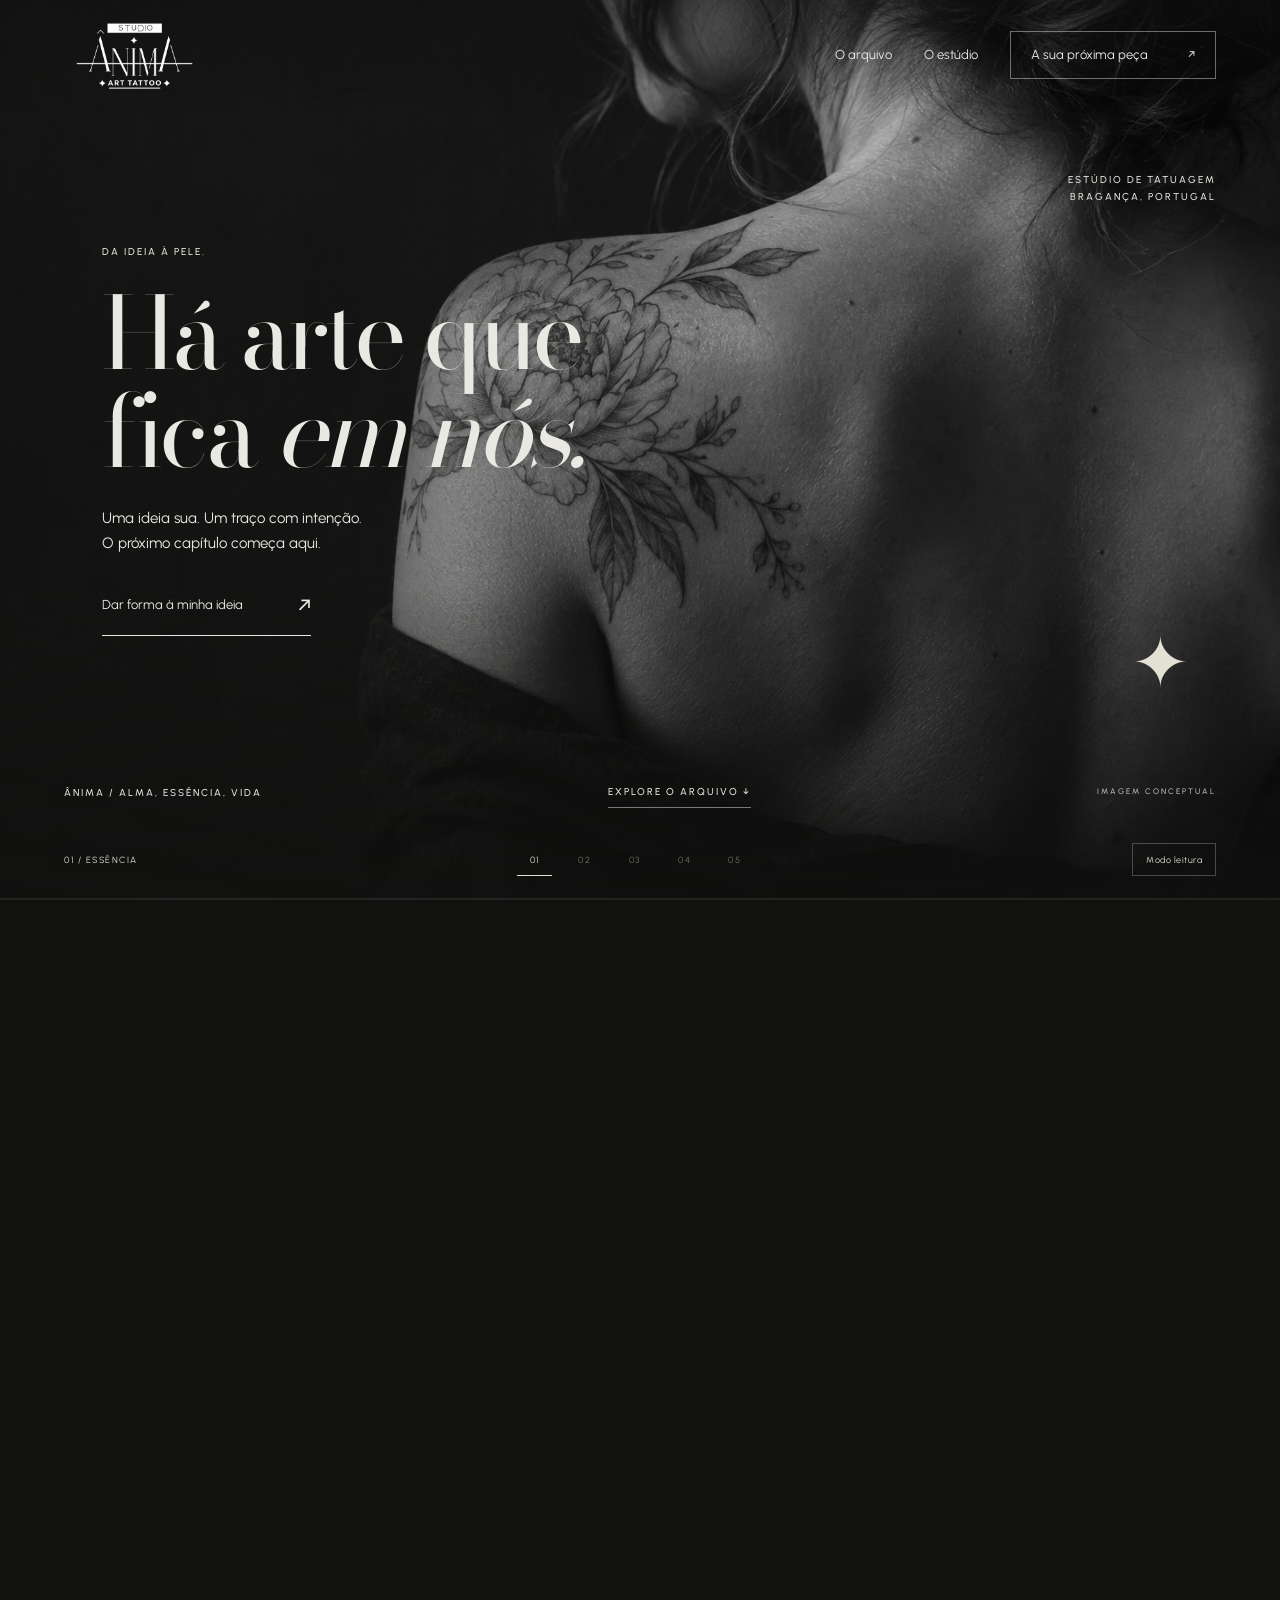
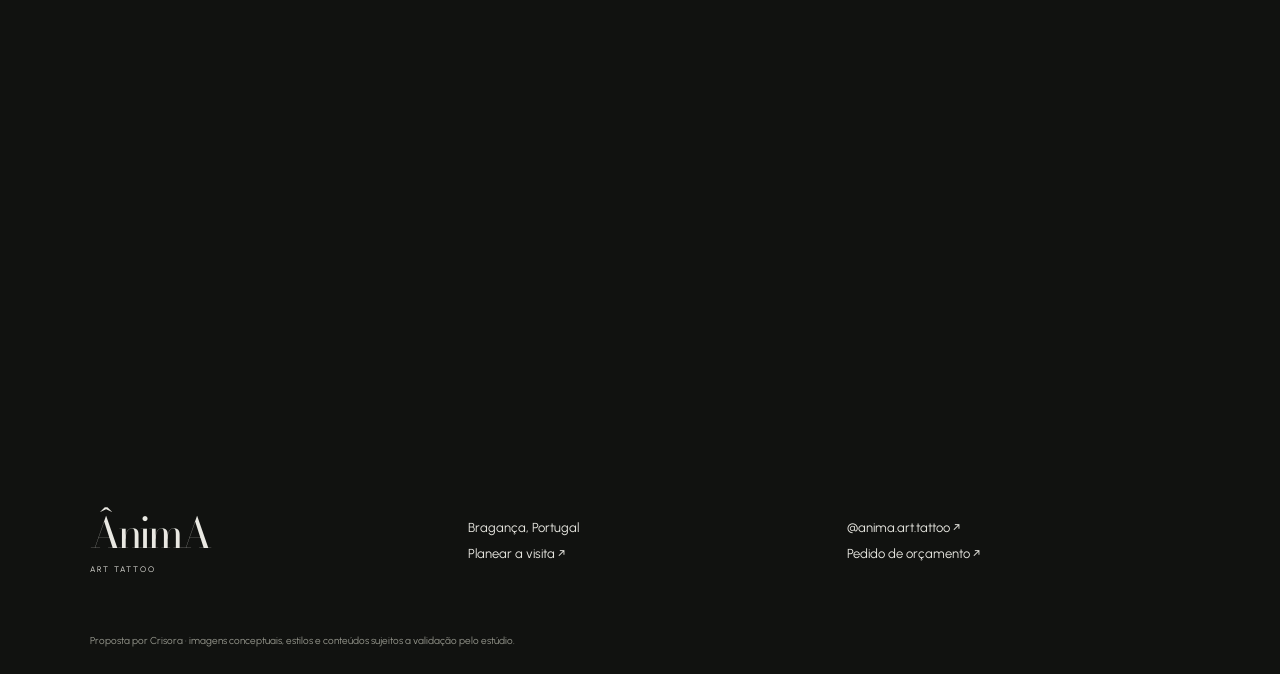
<file: index.html>
<!doctype html><html lang="pt-PT"><head><meta charset="utf-8"><meta name="viewport" content="width=device-width,initial-scale=1"><meta name="description" content="ÂnimA Art Tattoo, Bragança. Explore linguagens de tatuagem e prepare a sua ideia para um pedido de orçamento."><meta name="robots" content="noindex"><title>ÂnimA — Arte que passa a fazer parte.</title><link rel="stylesheet" href="style.css?v=20261028-2"><link rel="stylesheet" href="experience.css?v=20261028-2"></head><body><a class="skip" href="#conteudo">Saltar para o conteúdo</a><main id="conteudo"><div class="experience-track" id="experience"><div class="experience-stage"><header class="header"><a class="brand" href="index.html" aria-label="ÂnimA Art Tattoo — início"><img src="assets/logo-recovered.webp" alt="Studio ÂnimA Art Tattoo"></a><nav aria-label="Principal"><a href="#arquivo">O arquivo</a><a href="#universo">O estúdio</a><a href="pedido.html" class="nav-cta">A sua próxima peça <span>↗</span></a></nav></header><section class="hero-stage cinema-scene hero-scene" id="inicio" aria-labelledby="hero-title"><div class="hero-image"><img src="assets/hero.webp" fetchpriority="high" alt="Composição ilustrativa de tatuagem botânica no ombro"></div><div class="hero-veil"></div><p class="hero-index micro">ESTÚDIO DE TATUAGEM<br>BRAGANÇA, PORTUGAL</p><div class="hero-copy"><p class="micro">DA IDEIA À PELE.</p><h1 id="hero-title">Há arte que<br>fica <em>em nós.</em></h1><p class="hero-description">Uma ideia sua. Um traço com intenção.<br>O próximo capítulo começa aqui.</p><a class="light-link" href="pedido.html">Dar forma à minha ideia <span>↗</span></a></div><div class="hero-footer"><span class="micro">ÂNIMA / ALMA, ESSÊNCIA, VIDA</span><a href="#arquivo" class="micro">EXPLORE O ARQUIVO ↓</a><span class="micro image-credit">IMAGEM CONCEPTUAL</span></div><span class="hero-star" aria-hidden="true">✦</span><div class="hero-progress" aria-hidden="true"></div></section><section class="archive section cinema-scene" id="arquivo" aria-labelledby="archive-title"><div class="section-top"><p class="micro">01 / O ARQUIVO VISUAL</p><p class="micro">UMA LINGUAGEM. INFINITAS IDEIAS.</p></div><div class="archive-heading"><h2 id="archive-title">O que fala<br><em>por si?</em></h2><div><p>O primeiro passo pode ser um detalhe.<br>Explore uma linguagem, guarde uma referência<br>e conte-nos o que imagina.</p><p class="demo-label">Seleção conceptual · imagens geradas para esta proposta.<br>O portefólio real do estúdio será integrado na versão final.</p></div></div><div class="filters" role="group" aria-label="Filtrar referências"><button aria-pressed="true" data-filter="all">Todas <small>03</small></button><button aria-pressed="false" data-filter="fine">Traço fino</button><button aria-pressed="false" data-filter="black">Blackwork</button><button aria-pressed="false" data-filter="ornamental">Ornamental</button><span class="filter-count" aria-live="polite">3 referências</span></div><div class="gallery-origin" aria-hidden="true"></div><div class="gallery"><div class="gallery-rail"><button class="work" data-style="fine" data-work="0" aria-label="Explorar referência botânica em traço fino"><span class="work-number">01</span><div class="work-img"><img src="assets/botanical.webp" loading="lazy" alt="Referência conceptual: flores delicadas no antebraço"><span class="work-open">EXPLORAR ↗</span></div><span class="work-meta"><span>Botânica<br><small>TRAÇO FINO</small></span><span>↗</span></span></button><button class="work" data-style="black" data-work="1" aria-label="Explorar referência de mariposa em blackwork"><span class="work-number">02</span><div class="work-img"><img src="assets/moth.webp" loading="lazy" alt="Referência conceptual: mariposa em tinta preta no braço"><span class="work-open">EXPLORAR ↗</span></div><span class="work-meta"><span>Entre luz e sombra<br><small>BLACKWORK</small></span><span>↗</span></span></button><button class="work" data-style="ornamental" data-work="2" aria-label="Explorar referência ornamental"><span class="work-number">03</span><div class="work-img"><img src="assets/ornamental.webp" loading="lazy" alt="Referência conceptual: ornamento com estrela na perna"><span class="work-open">EXPLORAR ↗</span></div><span class="work-meta"><span>Geometria sensível<br><small>ORNAMENTAL</small></span><span>↗</span></span></button></div></div><div class="archive-bottom"><p>O seu projeto não cabe numa categoria?</p><a class="text-link" href="pedido.html">Comece pela sua ideia ↗</a><a class="text-link" href="https://www.instagram.com/anima.art.tattoo/" target="_blank" rel="noopener">Trabalhos reais no Instagram ↗</a></div></section><section class="manifesto section cinema-scene" id="universo" aria-labelledby="manifesto-title"><div class="manifesto-art"><img src="assets/brand-art-recovered.webp" alt="Ilustração recuperada a partir do destaque original ÂnimA: rosto, coração e traços gestuais" loading="lazy"><p class="micro">ILUSTRAÇÃO RECUPERADA / UNIVERSO ÂNIMA</p></div><div class="manifesto-copy"><p class="micro">02 / O ESTÚDIO</p><h2 id="manifesto-title">A pele é sua.<br>A história <em>também.</em></h2><p>ÂnimA — Art Tattoo, em Bragança. Um nome que aproxima arte e identidade. Aqui, a proposta é começar por aquilo que torna a sua ideia pessoal: o significado, o desenho e o lugar que vai ocupar.</p><p>Traga uma referência ou apenas um ponto de partida. O pedido ajuda a reunir os detalhes para conversar com o estúdio sobre o projeto.</p><a class="dark-link" href="estudio.html">Entrar no universo ÂnimA <span>↗</span></a></div></section><section class="process section cinema-scene" id="processo"><div class="section-top"><p class="micro">03 / ANTES DO PRIMEIRO TRAÇO</p><span class="micro">MENOS IDAS E VOLTAS. MAIS CONTEXTO.</span></div><h2>Uma boa peça começa<br>com uma <em>boa conversa.</em></h2><div class="process-list"><article data-scroll-reveal><span>01</span><div><h3>A ideia</h3><p>Um símbolo, uma memória ou uma composição. Explique o que procura e indique referências que ajudem a visualizar.</p></div><span class="process-symbol" aria-hidden="true">✧</span></article><article data-scroll-reveal><span>02</span><div><h3>O corpo e a escala</h3><p>A zona do corpo e o tamanho em centímetros dão contexto ao desenho, à composição e à avaliação do trabalho.</p></div><span class="process-symbol" aria-hidden="true">⌖</span></article><article data-scroll-reveal><span>03</span><div><h3>A conversa com o estúdio</h3><p>Envie o resumo para confirmar possibilidades, orçamento e disponibilidade. O pedido não reserva uma sessão.</p></div><a href="pedido.html" class="circle-link" aria-label="Preparar pedido de orçamento">↗</a></article></div></section><section class="invitation section cinema-scene" id="contacto"><p class="micro">04 / O SEU PRÓXIMO CAPÍTULO</p><h2>Já tem uma ideia<br><em>debaixo da pele?</em></h2><a class="large-cta" href="pedido.html">Vamos dar-lhe forma <span>↗</span></a><p>Prepare o seu pedido em poucos passos.<br>A decisão final fica entre si e o estúdio.</p><span class="invitation-star" aria-hidden="true">✦</span></section><div class="experience-controls"><span class="chapter-name">01 / ESSÊNCIA</span><nav aria-label="Capítulos"><a href="#inicio" aria-label="Essência">01</a><a href="#arquivo" aria-label="Arquivo">02</a><a href="#universo" aria-label="Universo">03</a><a href="#processo" aria-label="Processo">04</a><a href="#contacto" aria-label="O seu projeto">05</a></nav><button id="motion-toggle" type="button">Modo leitura</button></div><div class="experience-progress" aria-hidden="true"><span></span></div></div></div></main><footer><a class="brand" href="index.html">ÂnimA<span>ART TATTOO</span></a><div>Bragança, Portugal<br><a href="estudio.html#localizacao">Planear a visita ↗</a></div><div><a href="https://www.instagram.com/anima.art.tattoo/" target="_blank" rel="noopener">@anima.art.tattoo ↗</a><br><a href="pedido.html">Pedido de orçamento ↗</a></div><p class="footer-note">Proposta por Crisora · imagens conceptuais, estilos e conteúdos sujeitos a validação pelo estúdio.</p></footer><dialog id="work-dialog"><button class="dialog-close" aria-label="Fechar detalhe">Fechar ×</button><div class="dialog-layout"><img id="detail-image" alt=""><div><p class="micro">REFERÊNCIA CONCEPTUAL</p><h2 id="detail-title"></h2><p id="detail-copy"></p><p class="demo-label">Imagem gerada para o protótipo. Não representa um trabalho realizado pelo ÂnimA.</p><a class="dark-link" id="detail-cta" href="pedido.html">Partir desta linguagem ↗</a></div></div></dialog><span class="cursor-star" aria-hidden="true">✧</span><script src="experience.js?v=20261028-2"></script><script src="app.js"></script></body></html>
</file>
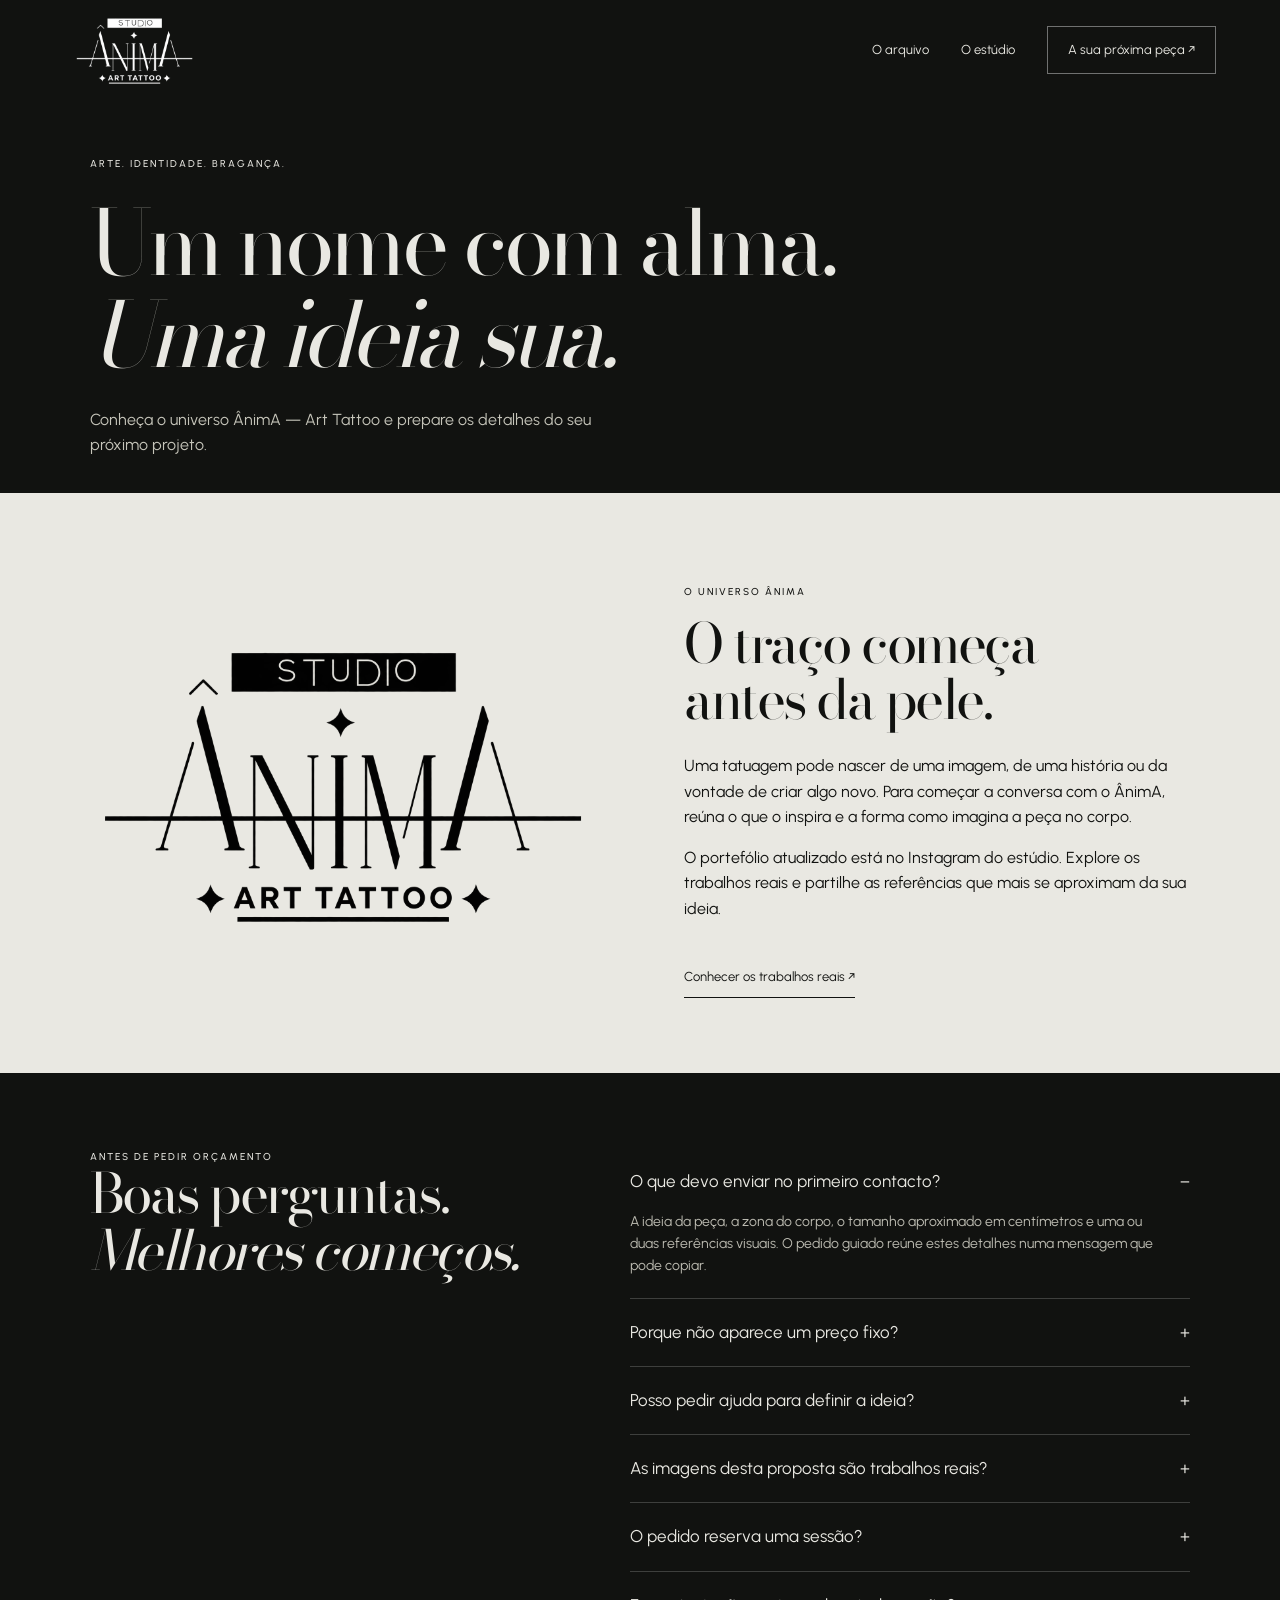
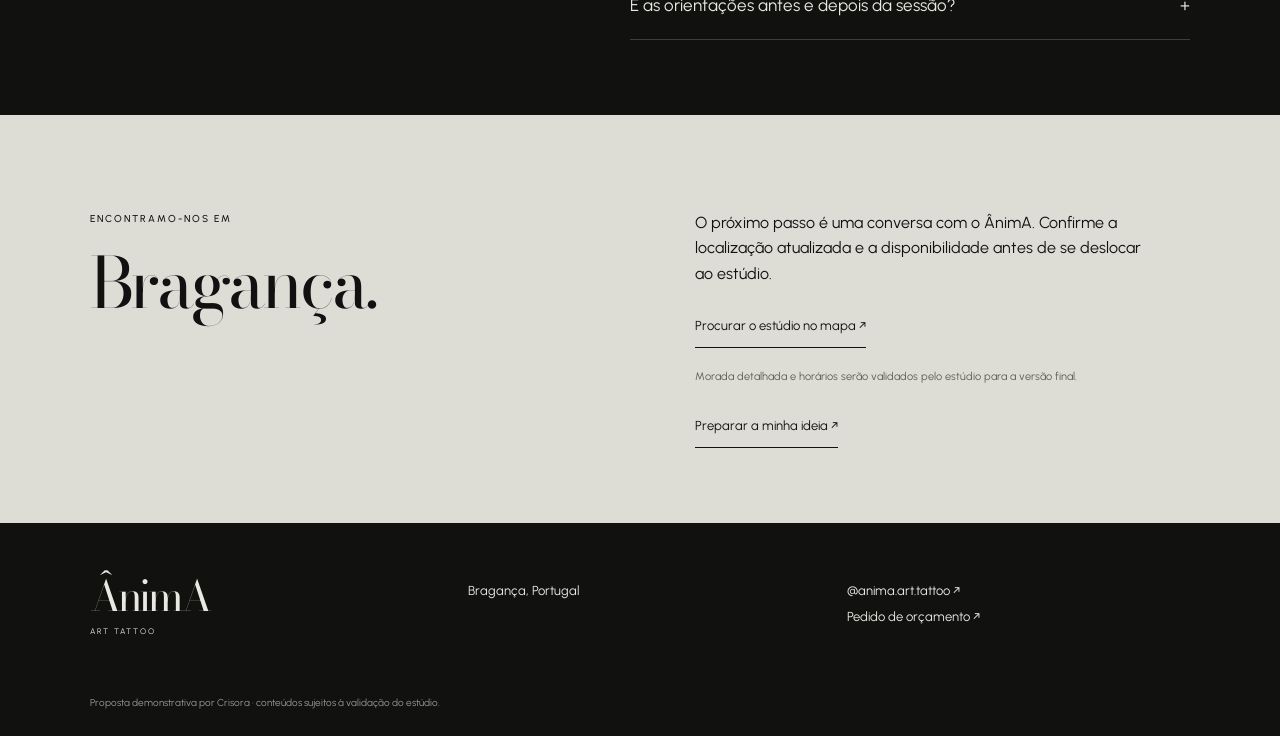
<file: estudio.html>
<!doctype html><html lang="pt-PT"><head><meta charset="utf-8"><meta name="viewport" content="width=device-width,initial-scale=1"><meta name="robots" content="noindex"><title>O estúdio — ÂnimA Art Tattoo · Bragança</title><link rel="stylesheet" href="style.css"></head><body class="inner-page"><a class="skip" href="#conteudo">Saltar para o conteúdo</a><header class="header"><a class="brand logo-brand" href="index.html"><img src="assets/logo-recovered.webp" alt="Studio ÂnimA Art Tattoo"></a><nav aria-label="Principal"><a href="index.html#arquivo">O arquivo</a><a href="estudio.html" aria-current="page">O estúdio</a><a href="pedido.html" class="nav-cta">A sua próxima peça ↗</a></nav></header><main id="conteudo"><div class="page-title"><p class="micro">ARTE. IDENTIDADE. BRAGANÇA.</p><h1>Um nome com alma.<br><em>Uma ideia sua.</em></h1><p>Conheça o universo ÂnimA — Art Tattoo e prepare os detalhes do seu próximo projeto.</p></div><section class="studio-brand section"><img src="assets/logo-recovered.webp" alt="Logo ÂnimA recuperada a partir do original"><div><p class="micro">O UNIVERSO ÂNIMA</p><h2>O traço começa<br>antes da pele.</h2><p>Uma tatuagem pode nascer de uma imagem, de uma história ou da vontade de criar algo novo. Para começar a conversa com o ÂnimA, reúna o que o inspira e a forma como imagina a peça no corpo.</p><p>O portefólio atualizado está no Instagram do estúdio. Explore os trabalhos reais e partilhe as referências que mais se aproximam da sua ideia.</p><a class="dark-link" href="https://www.instagram.com/anima.art.tattoo/" target="_blank" rel="noopener">Conhecer os trabalhos reais ↗</a></div></section><section class="faq section"><div><p class="micro">ANTES DE PEDIR ORÇAMENTO</p><h2>Boas perguntas.<br><em>Melhores começos.</em></h2></div><div><details open><summary>O que devo enviar no primeiro contacto?</summary><p>A ideia da peça, a zona do corpo, o tamanho aproximado em centímetros e uma ou duas referências visuais. O pedido guiado reúne estes detalhes numa mensagem que pode copiar.</p></details><details><summary>Porque não aparece um preço fixo?</summary><p>O desenho, a escala e a zona do corpo dão contexto ao trabalho. O valor e as condições são confirmados diretamente pelo estúdio após avaliar o pedido.</p></details><details><summary>Posso pedir ajuda para definir a ideia?</summary><p>Sim: pode escolher “Ainda estou a explorar” no pedido e explicar o que já sabe. A partir daí, converse com o estúdio sobre as possibilidades.</p></details><details><summary>As imagens desta proposta são trabalhos reais?</summary><p>As fotografias conceptuais da página inicial foram geradas para apresentar a experiência. A logo e a ilustração do destaque foram recuperadas a partir dos materiais fornecidos da marca. A galeria final será preenchida com os trabalhos autorizados do estúdio.</p></details><details><summary>O pedido reserva uma sessão?</summary><p>Não. O formulário prepara uma mensagem para enviar. A disponibilidade, as condições e a marcação são combinadas diretamente com o estúdio.</p></details><details><summary>E as orientações antes e depois da sessão?</summary><p>Peça ao estúdio as suas instruções de preparação e acompanhamento. Confirme também as condições de marcação e qualquer dúvida antes da visita.</p></details></div></section><section class="visit section" id="localizacao"><div><p class="micro">ENCONTRAMO-NOS EM</p><h2>Bragança.</h2></div><div><p>O próximo passo é uma conversa com o ÂnimA. Confirme a localização atualizada e a disponibilidade antes de se deslocar ao estúdio.</p><a class="dark-link" href="https://www.google.com/maps/search/?api=1&query=Anima%20Art%20Tattoo%20Bragan%C3%A7a" target="_blank" rel="noopener">Procurar o estúdio no mapa ↗</a><p class="demo-label">Morada detalhada e horários serão validados pelo estúdio para a versão final.</p><a class="dark-link" href="pedido.html">Preparar a minha ideia ↗</a></div></section></main><footer><a class="brand" href="index.html">ÂnimA<span>ART TATTOO</span></a><div>Bragança, Portugal</div><div><a href="https://www.instagram.com/anima.art.tattoo/" target="_blank" rel="noopener">@anima.art.tattoo ↗</a><br><a href="pedido.html">Pedido de orçamento ↗</a></div><p class="footer-note">Proposta demonstrativa por Crisora · conteúdos sujeitos à validação do estúdio.</p></footer><script src="app.js"></script></body></html>
</file>
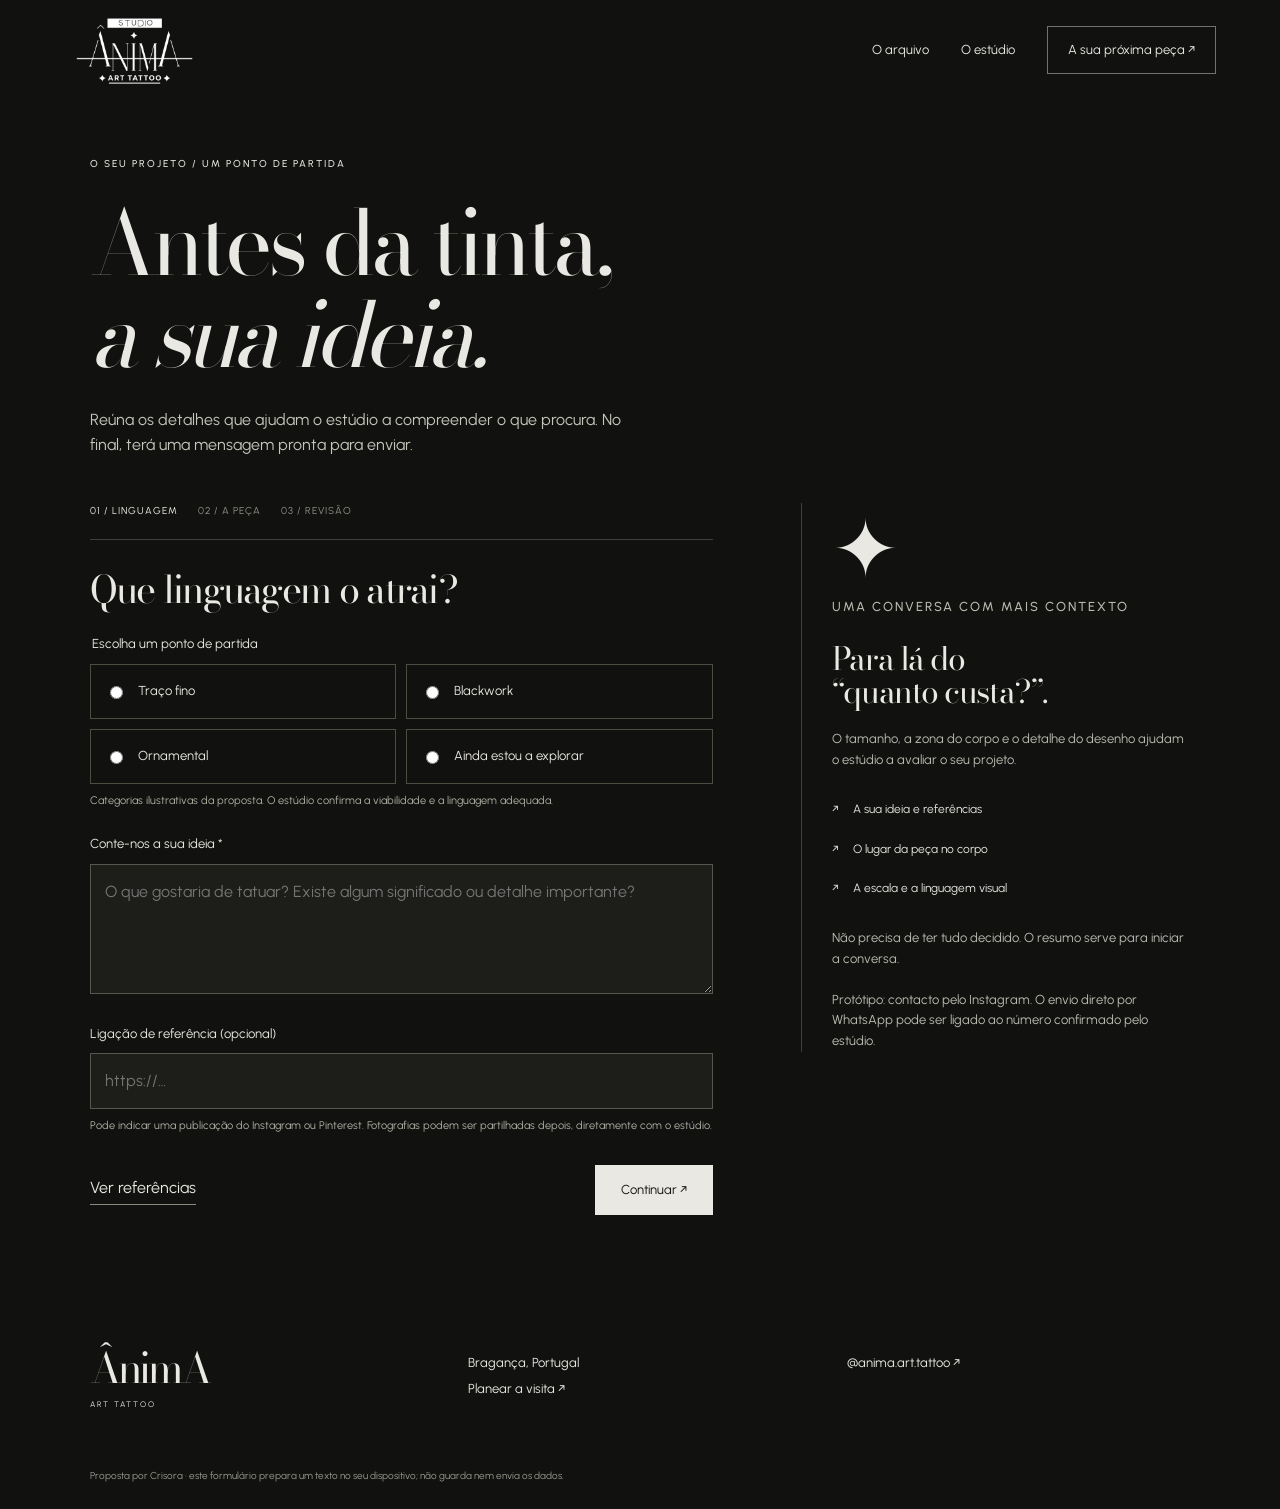
<file: pedido.html>
<!doctype html><html lang="pt-PT"><head><meta charset="utf-8"><meta name="viewport" content="width=device-width,initial-scale=1"><meta name="robots" content="noindex"><title>A sua próxima peça — ÂnimA Art Tattoo</title><link rel="stylesheet" href="style.css"></head><body class="inner-page"><a class="skip" href="#pedido">Saltar para o pedido</a><header class="header"><a class="brand logo-brand" href="index.html"><img src="assets/logo-recovered.webp" alt="Studio ÂnimA Art Tattoo"></a><nav aria-label="Principal"><a href="index.html#arquivo">O arquivo</a><a href="estudio.html">O estúdio</a><a class="nav-cta" href="pedido.html" aria-current="page">A sua próxima peça ↗</a></nav></header><main><div class="page-title"><p class="micro">O SEU PROJETO / UM PONTO DE PARTIDA</p><h1>Antes da tinta,<br><em>a sua ideia.</em></h1><p>Reúna os detalhes que ajudam o estúdio a compreender o que procura. No final, terá uma mensagem pronta para enviar.</p></div><div class="request-layout" id="pedido"><form class="brief-form" id="brief-form"><noscript><p class="no-js">Ative o JavaScript para preparar o resumo ou envie a sua ideia, zona do corpo e tamanho pelo <a href="https://www.instagram.com/anima.art.tattoo/">Instagram do estúdio</a>.</p></noscript><div class="steps" aria-label="Progresso do pedido"><span class="active" aria-current="step">01 / LINGUAGEM</span><span>02 / A PEÇA</span><span>03 / REVISÃO</span></div><section data-step="0"><h2>Que linguagem o atrai?</h2><fieldset><legend>Escolha um ponto de partida</legend><div class="choices"><label><input type="radio" name="style" value="Traço fino" required>Traço fino</label><label><input type="radio" name="style" value="Blackwork">Blackwork</label><label><input type="radio" name="style" value="Ornamental">Ornamental</label><label><input type="radio" name="style" value="A definir com o estúdio">Ainda estou a explorar</label></div><p class="hint">Categorias ilustrativas da proposta. O estúdio confirma a viabilidade e a linguagem adequada.</p></fieldset><div class="field"><label for="idea">Conte-nos a sua ideia *</label><textarea id="idea" name="idea" required maxlength="1500" placeholder="O que gostaria de tatuar? Existe algum significado ou detalhe importante?"></textarea></div><div class="field"><label for="reference">Ligação de referência (opcional)</label><input id="reference" name="reference" type="url" placeholder="https://…"><p class="hint">Pode indicar uma publicação do Instagram ou Pinterest. Fotografias podem ser partilhadas depois, diretamente com o estúdio.</p></div><div class="form-controls"><a class="text-link" href="index.html#arquivo">Ver referências</a><button type="button" class="solid-button" data-next>Continuar ↗</button></div></section><section data-step="1" hidden><h2>Onde imagina a peça?</h2><div class="fields-two"><div class="field"><label for="placement">Zona do corpo *</label><select id="placement" name="placement" required><option value="">Selecione</option><option>Antebraço</option><option>Braço / ombro</option><option>Costas</option><option>Peito / costelas</option><option>Perna / gémeo</option><option>Tornozelo</option><option>Outra zona</option><option>A decidir</option></select></div><div class="field"><label for="size">Tamanho aproximado (cm) *</label><input type="number" min="1" max="100" step="0.5" id="size" name="size" required placeholder="Ex.: 12"><p class="hint">Use a maior dimensão do desenho.</p></div></div><fieldset><legend>Prefere…</legend><div class="choices"><label><input type="radio" name="colour" value="Preto e cinza" checked>Preto e cinza</label><label><input type="radio" name="colour" value="Com cor">Com cor</label><label><input type="radio" name="colour" value="A definir">A definir</label></div></fieldset><div class="field"><label for="existing">É uma peça nova ou uma intervenção?</label><select id="existing" name="existing"><option>Peça nova</option><option>Continuação de uma tatuagem</option><option>Gostaria de avaliar uma cobertura</option></select><p class="hint">Continuações e coberturas dependem de avaliação pelo estúdio.</p></div><div class="field"><label for="name">Como se chama? (opcional)</label><input id="name" name="name" autocomplete="given-name" maxlength="80"></div><div class="field"><label for="availability">Disponibilidade ou observações (opcional)</label><input id="availability" name="availability" maxlength="250" placeholder="Ex.: dias de semana à tarde"></div><div class="form-controls"><button type="button" class="back-button" data-back>← Voltar</button><button type="button" class="solid-button" data-next>Rever o pedido ↗</button></div></section><section data-step="2" hidden><h2>O seu projeto, em palavras.</h2><p class="hint">Confira os detalhes. Pode voltar atrás para alterar qualquer informação.</p><pre class="summary-text" id="summary" tabindex="0"></pre><div class="review-actions"><button type="button" class="solid-button" id="copy-brief">Copiar pedido</button><a href="https://www.instagram.com/anima.art.tattoo/" target="_blank" rel="noopener" id="open-instagram">Abrir Instagram ↗</a></div><p role="status" class="form-status" id="copy-status"></p><p class="request-note">Depois de copiar, cole a mensagem na conversa com @anima.art.tattoo. Nada é enviado automaticamente. O pedido não confirma uma marcação nem um valor.</p><button type="button" class="back-button" data-back>← Ajustar os detalhes</button></section></form><aside class="request-aside"><span class="star" aria-hidden="true">✦</span><p class="micro">UMA CONVERSA COM MAIS CONTEXTO</p><h3>Para lá do<br>“quanto custa?”.</h3><p>O tamanho, a zona do corpo e o detalhe do desenho ajudam o estúdio a avaliar o seu projeto.</p><ul><li>A sua ideia e referências</li><li>O lugar da peça no corpo</li><li>A escala e a linguagem visual</li></ul><p>Não precisa de ter tudo decidido. O resumo serve para iniciar a conversa.</p><p class="demo-label">Protótipo: contacto pelo Instagram. O envio direto por WhatsApp pode ser ligado ao número confirmado pelo estúdio.</p></aside></div></main><footer><a class="brand" href="index.html">ÂnimA<span>ART TATTOO</span></a><div>Bragança, Portugal<br><a href="estudio.html#localizacao">Planear a visita ↗</a></div><div><a href="https://www.instagram.com/anima.art.tattoo/" target="_blank" rel="noopener">@anima.art.tattoo ↗</a></div><p class="footer-note">Proposta por Crisora · este formulário prepara um texto no seu dispositivo; não guarda nem envia os dados.</p></footer><script src="app.js"></script></body></html>
</file>
<file: style.css>
@font-face{font-family:Bodoni;src:url('assets/BodoniModa.ttf');font-display:swap;font-weight:400 900}@font-face{font-family:Urbanist;src:url('assets/Urbanist.ttf');font-display:swap;font-weight:100 900}:root{--ink:#111210;--paper:#e9e8e2;--muted:#aba9a0;--line:#ffffff30;--serif:Bodoni,Didot,Georgia,serif;--sans:Urbanist,Arial,sans-serif}*{box-sizing:border-box}html{scroll-behavior:auto;scroll-padding-top:100px}body{margin:0;background:var(--ink);color:var(--paper);font:16px/1.6 var(--sans);-webkit-font-smoothing:antialiased}button,input,select,textarea{font:inherit}button,a{-webkit-tap-highlight-color:transparent}a{color:inherit;text-decoration:none}button{cursor:pointer}button:focus-visible,a:focus-visible,input:focus-visible,select:focus-visible,textarea:focus-visible{outline:2px solid #bdad8a;outline-offset:5px}button[hidden],[hidden]{display:none!important}h1,h2,h3,p{margin:0}h1,h2,h3{font-family:var(--serif);font-weight:400;line-height:1.03;letter-spacing:-.045em}h1 em,h2 em{font-weight:400;font-style:italic}img{max-width:100%;display:block}.micro{font:500 10px/1.7 var(--sans);letter-spacing:2px}.skip{position:fixed;top:-100px;left:20px;background:var(--paper);color:var(--ink);padding:12px;z-index:100}.skip:focus{top:10px}.header{height:100px;position:absolute;top:0;left:0;right:0;padding:20px 5%;display:flex;justify-content:space-between;align-items:center;z-index:10}.brand{font:42px/.9 var(--serif);letter-spacing:-3px}.brand span{display:block;font:8px/1 var(--sans);letter-spacing:2px;margin-top:12px}.header nav{display:flex;align-items:center;gap:32px;font-size:13px}.nav-cta{border:1px solid #ffffff66;padding:13px 20px;display:flex;gap:40px}.hero-track{height:215svh}.hero-stage{height:100svh;position:sticky;top:0;overflow:hidden;background:#111210;isolation:isolate}.hero-image{position:absolute;inset:0;transform-origin:67% 45%;will-change:transform}.hero-image img{width:100%;height:100%;object-fit:cover;object-position:70% 45%;filter:grayscale(1)}.hero-veil{position:absolute;inset:0;background:linear-gradient(90deg,#111210b3,transparent 80%),linear-gradient(0deg,#111210db,transparent 35%)}.hero-index{position:absolute;right:5%;top:19%;text-align:right}.hero-copy{position:absolute;left:8%;top:28%;max-width:900px;will-change:transform,opacity}.hero-copy h1{font-size:clamp(72px,8.2vw,140px);line-height:.98;margin:25px 0}.hero-description{font-size:15px;line-height:1.7}.light-link,.dark-link{display:inline-flex;align-items:center;justify-content:space-between;gap:55px;margin-top:30px;border-bottom:1px solid;padding:0 0 10px;font-size:13px}.light-link span,.dark-link span{font-size:24px}.hero-footer{position:absolute;left:5%;right:5%;bottom:35px;display:flex;align-items:center;justify-content:space-between;gap:20px}.hero-footer a{border-bottom:1px solid #ffffff70;padding:7px 0}.image-credit{font-size:8px;color:#bbb}.hero-star{position:absolute;font-family:Georgia;font-size:70px;right:7%;bottom:15%;color:#e3e1d4}.hero-progress{position:absolute;bottom:0;height:2px;background:var(--paper);width:100%;transform:scaleX(0);transform-origin:left}.section{padding:75px 7%}.section-top{display:flex;justify-content:space-between;gap:30px;color:#c4c3ba}.archive-heading{display:grid;grid-template-columns:1fr 1fr;align-items:end;margin:50px 0 35px;gap:40px}.archive-heading h2{font-size:clamp(65px,7vw,100px)}.archive-heading>div{max-width:380px;justify-self:end}.demo-label{font-size:11px;line-height:1.6;color:var(--muted);margin-top:20px}.filters{display:flex;gap:25px;align-items:center;border-bottom:1px solid var(--line);padding:15px 0;margin-bottom:25px}.filters button{border:0;background:none;color:#a5a59c;font-size:13px;padding:10px 0;min-height:44px}.filters button[aria-pressed=true]{color:#fff;text-decoration:underline;text-underline-offset:12px}.filters small{font-size:9px;margin-left:7px}.filter-count{margin-left:auto;font-size:11px;color:#aaa}.gallery{display:flex;align-items:flex-start;gap:25px}.work{flex:1;min-width:0;background:none;color:inherit;text-align:left;border:0;padding:0;transition:flex .7s cubic-bezier(.2,.8,.2,1)}.work:nth-child(2){margin-top:65px}.work:nth-child(3){margin-top:115px}.work-number{display:block;font:italic 24px var(--serif);margin-bottom:10px;color:#b6b5ad}.work-img{height:480px;overflow:hidden;position:relative}.work-img img{height:100%;width:100%;object-fit:cover;filter:grayscale(1);transition:transform .8s,filter .8s}.work:hover .work-img img,.work:focus-visible .work-img img{transform:scale(1.045);filter:grayscale(.3)}.work-open{position:absolute;right:15px;bottom:15px;background:var(--paper);color:#111;padding:11px 15px;font-size:9px;letter-spacing:1px;opacity:0;translate:0 12px;transition:.4s}.work:hover .work-open,.work:focus-visible .work-open{opacity:1;translate:0 0}.work-meta{display:flex;justify-content:space-between;padding:16px 0;font:24px/1.1 var(--serif)}.work-meta small{font:9px/2.8 var(--sans);letter-spacing:1.5px;color:#b7b5ab}.archive-bottom{display:flex;gap:20px;align-items:center;flex-wrap:wrap;margin-top:30px;font-size:13px}.archive-bottom a:last-child{margin-left:auto}.text-link{border-bottom:1px solid #8b8a80;padding-bottom:4px}.manifesto{background:var(--paper);color:var(--ink);display:grid;grid-template-columns:1fr 1.15fr;gap:9%;align-items:center;position:relative;overflow:hidden}.manifesto-art{max-width:400px;text-align:center;transform:rotate(-4deg)}.manifesto-art img{width:100%;image-rendering:auto;mix-blend-mode:multiply}.manifesto-art p{margin-top:25px;font-size:8px}.manifesto-copy h2{font-size:clamp(50px,5vw,76px);margin:27px 0}.manifesto-copy>p:not(.micro){max-width:480px;margin-top:18px;font-size:15px}.process{padding-top:90px;padding-bottom:90px}.process>h2{font-size:clamp(48px,5.3vw,80px);margin:45px 0}.process-list{margin-left:20%}.process-list article{padding:25px 0;border-top:1px solid var(--line);display:grid;grid-template-columns:45px 1fr 80px;gap:25px;align-items:center}.process-list article>span:first-child{font-size:11px;color:#aaa}.process-list h3{font-size:33px;margin-bottom:13px}.process-list p{font-size:14px;color:#c2c1b7;max-width:540px}.process-symbol{font:50px var(--serif);text-align:center}.circle-link{width:65px;height:65px;border:1px solid #a5a499;border-radius:50%;display:grid;place-items:center;font-size:26px;transition:background .3s,color .3s}.circle-link:hover{background:var(--paper);color:var(--ink)}.invitation{background:#dddcd5;color:var(--ink);position:relative;overflow:hidden;padding-top:70px;padding-bottom:75px}.invitation h2{font-size:clamp(60px,7vw,105px);margin:30px 0}.large-cta{display:flex;align-items:center;justify-content:space-between;width:55%;border-bottom:1px solid #53534b;padding:15px 0;font-size:18px;position:relative;z-index:1}.large-cta span{font-size:50px}.invitation>p:last-of-type{font-size:13px;margin-top:22px}.invitation-star{position:absolute;right:9%;top:17%;font:260px Georgia;color:#111210}.invitation-star:after{content:'';position:absolute;inset:25%;border:1px solid #dddcd5;transform:rotate(45deg)}footer{padding:55px 7% 25px;display:grid;grid-template-columns:1fr 1fr 1fr;gap:35px;align-items:start}footer>div{font-size:13px;line-height:2}.footer-note{grid-column:1/-1;padding-top:25px;color:#999a90;font-size:10px}dialog{background:var(--paper);color:var(--ink);border:0;padding:45px;width:min(900px,92vw);max-height:90svh;overflow:auto}dialog::backdrop{background:#000c;backdrop-filter:blur(8px)}.dialog-close{position:absolute;top:12px;right:15px;border:0;background:none;padding:8px;font-size:12px}.dialog-layout{display:grid;grid-template-columns:1fr 1fr;gap:35px;align-items:center}.dialog-layout img{max-height:65svh;width:100%;object-fit:cover}.dialog-layout h2{font-size:48px;margin:20px 0}.dialog-layout p:not(.micro){font-size:14px}.dialog-layout .demo-label{color:#63635c}.cursor-star{display:none;position:fixed;left:0;top:0;z-index:100;pointer-events:none;font:35px Georgia;color:#e9e8e2;mix-blend-mode:difference;transform:translate(-50%,-50%)}@media(pointer:fine) and (prefers-reduced-motion:no-preference){.cursor-star.visible{display:block}}.inner-page .header{position:relative;background:var(--ink)}.page-title{padding:55px 7% 35px}.page-title h1{font-size:clamp(60px,7vw,100px);margin:25px 0}.page-title>p:last-child{max-width:550px;color:#c6c5ba}.studio-brand{display:grid;grid-template-columns:1fr 1fr;gap:8%;align-items:center;background:var(--paper);color:var(--ink)}.studio-brand img{width:100%;mix-blend-mode:multiply}.studio-brand h2{font-size:55px;margin-bottom:25px}.studio-brand p{margin:15px 0}.faq{display:grid;grid-template-columns:1fr 1.3fr;gap:10%}.faq h2{font-size:55px}.faq details{border-bottom:1px solid var(--line);padding:20px 0}.faq summary{cursor:pointer;list-style:none;display:flex;justify-content:space-between;gap:20px;font-size:17px}.faq summary:after{content:'+'}.faq details[open] summary:after{content:'−'}.faq details p{font-size:14px;color:#bebdb3;padding:15px 25px 0 0}.visit{background:#dddcd5;color:#111;display:grid;grid-template-columns:1fr 1fr;gap:10%}.visit h2{font-size:70px;margin-top:20px}.visit p{margin-top:20px;max-width:450px}.visit .demo-label{color:#5d5e56}.request-layout{padding:10px 7% 80px;display:grid;grid-template-columns:1.6fr 1fr;gap:8%;align-items:start}.brief-form{min-width:0}.steps{display:flex;gap:20px;border-bottom:1px solid var(--line);padding:0 0 20px;margin-bottom:30px}.steps span{font-size:10px;letter-spacing:1px;color:#929388}.steps .active{color:#f2f0e9}.brief-form h2{font-size:38px;margin-bottom:25px}.brief-form label,.brief-form legend{font-size:13px;display:block;margin-bottom:9px}.brief-form input:not([type=radio]),.brief-form select,.brief-form textarea{width:100%;background:#1d1e1a;color:#f3f2eb;border:1px solid #55564d;border-radius:0;padding:14px;font-size:16px;min-height:50px}.brief-form textarea{resize:vertical;min-height:130px}.field{margin-bottom:22px}.brief-form fieldset{border:0;padding:0;margin:0 0 25px}.choices{display:grid;grid-template-columns:1fr 1fr;gap:10px}.choices label{padding:14px;border:1px solid #4b4c42;display:flex;align-items:center;gap:12px;margin:0;cursor:pointer;min-height:55px}.choices label:has(input:checked){background:#e9e8e2;color:#111;border-color:#e9e8e2}.choices input{accent-color:#26271e}.fields-two{display:grid;grid-template-columns:1fr 1fr;gap:20px}.form-controls{display:flex;justify-content:space-between;align-items:center;gap:20px;margin-top:30px}.solid-button{border:1px solid var(--paper);background:var(--paper);color:#111;min-height:50px;padding:14px 25px;font-size:13px;display:inline-block;text-align:center}.back-button{background:none;color:var(--paper);border:0;border-bottom:1px solid #777;padding:10px 0}.request-aside{position:sticky;top:35px;border-left:1px solid var(--line);padding-left:30px}.request-aside .star{font:80px Georgia}.request-aside h3{font-size:32px;margin:25px 0 20px}.request-aside p{font-size:13px;color:#babbb0}.request-aside ul{list-style:none;padding:0;margin:20px 0}.request-aside li{padding:10px 0;font-size:12px;display:flex;gap:15px}.request-aside li:before{content:'↗'}.hint{font-size:11px;color:#b0b1a4;margin-top:8px}.form-status{font-size:13px;color:#e6d4ad;margin-top:15px}.summary-text{white-space:pre-wrap;background:#1d1e1a;padding:25px;font:14px/1.8 var(--sans);border:1px solid #55564d;overflow-wrap:anywhere}.review-actions{display:flex;flex-wrap:wrap;gap:15px;margin-top:20px}.review-actions a{border:1px solid #777;padding:14px 20px;font-size:13px}.brief-form [data-step]{scroll-margin-top:25px}.request-note{padding:20px 0;font-size:11px;color:#aeb0a0}.no-js{padding:20px;background:#e9e8e2;color:#111}
@media(min-width:1000px){.gallery:has(.work:hover) .work:hover{flex:1.2}}@media(max-width:1000px){.work-img{height:390px}.header nav{gap:20px}.hero-copy{left:6%}.section{padding-inline:6%}.hero-copy h1{font-size:11vw}.process-list{margin-left:8%}.invitation-star{font-size:200px;right:5%;top:25%}}@media(max-width:700px){.header{height:105px;padding:20px 6%;gap:15px;align-items:start}.brand{font-size:35px}.brand span{font-size:6px;letter-spacing:1.5px}.header nav{gap:9px;flex-wrap:wrap;justify-content:flex-end;max-width:210px;font-size:11px}.nav-cta{padding:6px 10px;gap:15px;min-height:35px}.header nav>a:not(.nav-cta){padding:5px 8px}.hero-track{height:150svh}.hero-stage{height:100svh;min-height:700px}.hero-image img{object-position:65% 35%}.hero-veil{background:linear-gradient(0deg,#111210 0%,#111210a6 25%,#11121020 80%)}.hero-copy{top:auto;bottom:18%;left:7%;right:5%}.hero-copy h1{font-size:clamp(57px,13vw,88px);margin:20px 0}.hero-description{font-size:14px}.hero-index{top:17%;font-size:8px}.hero-footer{left:7%;right:7%;bottom:25px;align-items:end}.hero-footer>span:first-child{display:none}.hero-footer .image-credit{font-size:7px;text-align:right}.hero-star{font-size:50px;right:9%;bottom:13%}.micro{font-size:9px;letter-spacing:1.4px}.section{padding:50px 7%}.section-top>p:last-child,.section-top>span{display:none}.archive-heading{display:block;margin:30px 0 22px}.archive-heading h2{font-size:64px}.archive-heading>div{margin-top:25px}.archive-heading>div>p:first-child{font-size:14px}.demo-label{font-size:10px}.filters{gap:16px;overflow-x:auto;white-space:nowrap;margin-bottom:20px}.filters button{font-size:12px;flex-shrink:0}.filter-count{display:none}.gallery{display:grid;grid-template-columns:1fr;gap:20px}.work:nth-child(n){margin-top:0}.work-img{height:480px}.work-open{opacity:1;translate:none}.work-meta{font-size:26px}.work-number{font-size:22px}.archive-bottom{display:block;margin-top:15px}.archive-bottom a{display:table;margin-top:14px}.manifesto{display:flex;flex-direction:column;gap:40px}.manifesto-art{max-width:230px}.manifesto-copy h2{font-size:51px}.manifesto-copy>p:not(.micro){font-size:14px}.process>h2{font-size:45px;margin-top:30px}.process-list{margin-left:0}.process-list article{grid-template-columns:25px 1fr;gap:15px;padding:25px 0}.process-list h3{font-size:29px}.process-list p{font-size:13px}.process-symbol,.process-list .circle-link{display:none}.invitation h2{font-size:53px;position:relative;z-index:1}.invitation-star{font-size:110px;right:4%;top:25px;opacity:.12}.large-cta{width:100%;font-size:17px}.large-cta span{font-size:35px}footer{padding:40px 7% 22px;grid-template-columns:1fr 1fr;gap:30px}footer>.brand{grid-column:1/-1}footer>div{font-size:12px}.dialog-layout{display:block}dialog{padding:40px 22px 25px}.dialog-layout img{height:42svh;object-position:center}.dialog-layout h2{font-size:40px}.dialog-layout>div{padding-top:25px}.page-title{padding:35px 7%}.page-title h1{font-size:60px}.page-title>p:last-child{font-size:14px}.studio-brand{display:flex;flex-direction:column;gap:30px}.studio-brand img{max-width:310px}.studio-brand h2{font-size:43px}.studio-brand p{font-size:14px}.faq{display:block}.faq h2{font-size:45px;margin-bottom:25px}.faq summary{font-size:16px}.visit{display:block}.visit h2{font-size:60px}.visit p{font-size:14px}.request-layout{display:block;padding:0 7% 45px}.request-aside{position:static;border-left:0;border-top:1px solid var(--line);padding:30px 0 0;margin-top:45px}.request-aside .star{font-size:40px}.request-aside h3{margin:15px 0;font-size:28px}.steps{gap:13px}.steps span{font-size:9px}.brief-form h2{font-size:33px}.choices{gap:8px}.choices label{font-size:12px;padding:12px 9px}.fields-two{gap:12px}.solid-button{padding:14px 20px}.summary-text{padding:18px;font-size:13px}.request-aside ul{margin:12px 0}.request-aside li{padding:6px 0}.light-link{margin-top:20px}}@media(max-width:360px){.hero-copy h1{font-size:54px}.header nav{max-width:180px}.hero-stage{min-height:720px}.fields-two{grid-template-columns:1fr}.steps{gap:9px}.choices{grid-template-columns:1fr}}@media(prefers-reduced-motion:reduce){*,*:before,*:after{scroll-behavior:auto!important;transition:none!important;animation:none!important}.hero-track{height:auto}.hero-stage{position:relative}.cursor-star{display:none!important}}

.gallery.filtered .work{max-width:480px;margin-top:0}.gallery.filtered{justify-content:center}.work-img{will-change:clip-path}@media(prefers-reduced-motion:reduce){.work-img{will-change:auto}}
@media(max-width:360px){.page-title h1{font-size:48px}.page-title{padding-top:25px}}
/* Recovered brand mark on the supporting pages. */
.logo-brand{display:block;width:140px;height:82px;flex:none}.logo-brand img{width:100%;height:100%;object-fit:contain;filter:invert(1)}@media(max-width:700px){.logo-brand{width:105px;height:72px}}
</file>
<file: experience.css>
/* Each desktop chapter shares one pinned stage and a single reversible timeline. */
.experience-track{position:relative}.experience-stage{position:relative}.experience-stage>.header .brand,.logo-brand{display:block;width:140px;height:82px;letter-spacing:0}.experience-stage>.header .brand img,.logo-brand img{width:100%;height:100%;object-fit:contain;filter:invert(1)}.experience-controls,.experience-progress{display:none}.gallery-rail{display:flex;align-items:flex-start;gap:25px;width:100%}.gallery .work{flex:1}.gallery.filtered .gallery-rail{justify-content:center}.gallery.filtered .work{width:100%;flex:auto}.manifesto-art img{mix-blend-mode:normal}.manifesto-art{max-width:420px}.hero-stage{position:relative}.hero-progress{display:none}.motion-reduce .hero-stage{min-height:700px}.cinematic .experience-track{height:940svh}.cinematic .experience-stage{position:sticky;top:0;height:100svh;isolation:isolate;overflow:hidden}.cinematic .cinema-scene{position:absolute;inset:0;height:100%;min-height:0;overflow:hidden;padding:0;pointer-events:none}.cinematic .cinema-scene:not([inert]){pointer-events:auto}.cinematic .hero-scene{z-index:1}.cinematic .hero-copy{top:27%}.cinematic .hero-copy h1{font-size:clamp(74px,7.8vw,126px)}.cinematic .hero-footer{bottom:92px}.cinematic .hero-star{bottom:20%}.cinematic .archive{z-index:2;background:transparent;display:block}.cinematic .archive:before{content:'';position:absolute;inset:0;background:#0c0d0c;opacity:var(--archive-bg,0);z-index:-1}.cinematic .archive .section-top{position:absolute;top:16%;left:7%;right:7%}.cinematic .archive-heading{position:absolute;top:22%;left:7%;width:25%;margin:0;display:block}.cinematic .archive-heading h2{font-size:clamp(45px,4.6vw,72px)}.cinematic .archive-heading>div{margin-top:25px;font-size:12px;line-height:1.7;max-width:210px}.cinematic .archive-heading br{display:none}.cinematic .archive-heading h2 br{display:block}.cinematic .archive-heading .demo-label{font-size:9px;margin-top:18px}.cinematic .gallery{position:absolute;left:35%;top:24%;width:58%;height:55%;display:block;margin:0}.cinematic .gallery-rail{height:100%;gap:25px;align-items:stretch;justify-content:flex-end}.cinematic .work{position:relative;min-width:0;margin:0!important;flex:1;padding:0 0 0 22px;max-width:none}.cinematic .work-number{position:absolute;left:24px;top:-34px;font:12px var(--sans);color:#aaa}.cinematic .work-img{height:100%;width:100%;will-change:clip-path,transform;overflow:hidden}.cinematic .work-img img{object-position:50% 50%;transition:transform .7s,filter .7s}.cinematic .work-meta{position:absolute;left:0;top:0;writing-mode:vertical-rl;transform:rotate(180deg);padding:0;font:11px var(--sans);letter-spacing:1px;white-space:nowrap}.cinematic .work-meta small{font:8px var(--sans);letter-spacing:1px;margin-top:15px;color:#bbb}.cinematic .work-meta>span:last-child{display:none}.cinematic .work-open{font-size:8px;padding:10px;right:8px;bottom:10px}.cinematic .gallery:has(.work:hover) .work:hover{flex:1.55}.cinematic .gallery.filtered .work{max-width:300px;width:auto;flex:1}.cinematic .filters{position:absolute;bottom:14%;left:35%;right:7%;border:0;padding:0;margin:0;gap:25px}.cinematic .filters button{font-size:11px}.cinematic .filter-count{font-size:9px}.cinematic .archive-bottom{position:absolute;bottom:24%;left:7%;width:24%;display:block;font-size:11px}.cinematic .archive-bottom p{display:none}.cinematic .archive-bottom a{margin:16px 0 0;display:table;font-size:10px}.cinematic .manifesto{z-index:3;grid-template-columns:1fr 1.1fr;gap:5%;align-items:center;padding:115px 9% 110px}.cinematic .manifesto-art{width:100%;height:72svh;max-width:480px;transform:none;position:relative;align-self:end}.cinematic .manifesto-art img{width:100%;height:100%;object-fit:contain;object-position:center bottom;will-change:transform}.cinematic .manifesto-art p{position:absolute;bottom:0;left:0;font-size:7px}.cinematic .manifesto-copy h2{font-size:clamp(45px,4.7vw,76px);margin:24px 0}.cinematic .manifesto-copy>p:not(.micro){font-size:13px;line-height:1.8;max-width:480px}.cinematic .manifesto-copy .dark-link{font-size:12px;margin-top:25px}.cinematic .process{z-index:4;padding:130px 9% 110px;background:#111210}.cinematic .process .section-top{margin-bottom:25px}.cinematic .process>h2{font-size:clamp(42px,4.6vw,70px);margin:0}.cinematic .process-list{margin:35px 0 0 20%}.cinematic .process-list article{padding:18px 0}.cinematic .process-list h3{font-size:27px;margin-bottom:8px}.cinematic .process-list p{font-size:12px}.cinematic .process-symbol{font-size:40px}.cinematic .process .circle-link{height:48px;width:48px}.cinematic .invitation{z-index:5;padding:20svh 9% 100px;background:#dddcd5}.cinematic .invitation h2{font-size:clamp(60px,6.7vw,104px);margin:25px 0}.cinematic .invitation-star{right:10%;top:22%;font-size:250px}.cinematic .large-cta{max-width:600px}.cinematic .invitation>p:last-of-type{font-size:12px}.cinematic .experience-stage>.header{z-index:20;height:110px;padding:14px 5%}.cinematic .header:after{content:'';position:absolute;inset:0;background:linear-gradient(#10121090,transparent);z-index:-1}.cinematic.paper-scene .header{color:#111210}.cinematic.paper-scene .header:after{background:linear-gradient(#e9e8e299,transparent)}.cinematic.paper-scene .header .brand img{filter:none}.cinematic.paper-scene .nav-cta{border-color:#11121070}.cinematic .experience-controls{position:absolute;left:5%;right:5%;bottom:24px;display:flex;align-items:center;justify-content:space-between;z-index:25;color:#deded3;font:9px var(--sans);letter-spacing:1.5px}.experience-controls nav{display:flex;gap:15px}.experience-controls nav a{padding:10px;min-width:35px;text-align:center;opacity:.45;border-bottom:1px solid transparent}.experience-controls nav a[aria-current]{opacity:1;border-bottom-color:currentColor}.experience-controls button{color:inherit;background:none;border:1px solid #aaaaaa60;padding:10px 13px;font-size:9px;letter-spacing:.5px}.cinematic.paper-scene .experience-controls{color:#111210}.cinematic .experience-progress{display:block;position:absolute;inset:auto 0 0;height:2px;background:#aaaaaa20;z-index:25}.experience-progress span{display:block;width:100%;height:100%;background:#aaa899;transform-origin:left;transform:scaleX(0)}.motion-reduce .experience-controls{display:flex;position:relative;justify-content:center;padding:20px}.motion-reduce .experience-controls>span,.motion-reduce .experience-controls nav{display:none}.motion-reduce .experience-stage>.header{background:#111210;position:relative;height:115px}.motion-reduce .gallery-rail{display:flex}.motion-reduce .manifesto-art img{max-height:550px;object-fit:contain}.motion-reduce .hero-stage{height:90svh}
@media(min-width:901px) and (max-height:800px){.cinematic .hero-copy{top:24%}.cinematic .hero-copy h1{font-size:82px;margin:16px 0}.cinematic .hero-copy .light-link{margin-top:18px}.cinematic .manifesto-copy h2{font-size:52px;margin:18px 0}.cinematic .manifesto-copy>p:not(.micro){font-size:12px;margin-top:12px}.cinematic .process{padding-top:110px}.cinematic .process>h2{font-size:48px}.cinematic .process-list{margin-top:24px}.cinematic .process-list article{padding:12px 0}.cinematic .process-list p{font-size:11px}.cinematic .process-list h3{font-size:24px}.cinematic .invitation{padding-top:18svh}.cinematic .invitation h2{font-size:72px}.cinematic .invitation-star{font-size:200px}}
@media(max-width:900px){.experience-stage>.header{position:absolute;z-index:10}.experience-stage>.header .brand{width:105px;height:72px}.hero-stage{height:100svh;min-height:740px}.hero-copy{top:auto;bottom:20%;left:7%;right:5%}.hero-copy h1{font-size:clamp(56px,12vw,92px)}.hero-footer{bottom:35px}.hero-index{top:18%;font-size:9px}.archive{overflow:clip}.gallery{display:block}.gallery-rail{display:flex;gap:18px}.gallery .work{width:calc((100% - 36px)/3);flex:none}.gallery .work:nth-child(n){margin-top:0}.work-img{height:50svh}.work-meta{font-size:20px}.work-meta small{font-size:8px}.manifesto-art{max-width:290px}.manifesto-art img{max-height:450px;object-fit:contain}.experience-controls{display:none}.mobile-motion .archive{height:270svh;position:relative;overflow:clip;padding-bottom:220px}.mobile-motion .archive .gallery{position:sticky;top:16svh;width:100%;height:65svh;overflow:visible}.mobile-motion .gallery-rail{width:100%;height:100%;will-change:transform}.mobile-motion .gallery .work{width:75vw;flex:none;margin:0}.mobile-motion .gallery .work-img{height:53svh;min-height:320px}.mobile-motion .archive-bottom{position:absolute;left:7%;right:7%;bottom:50px}.mobile-motion .archive:has(.gallery.filtered){height:auto;min-height:0;padding-bottom:60px}.mobile-motion .gallery.filtered{position:relative;top:auto;height:auto}.mobile-motion .gallery.filtered .work{width:100%;max-width:480px}.mobile-motion .archive:has(.gallery.filtered) .archive-bottom{position:static;margin-top:30px}.mobile-motion .gallery .work:nth-child(n){margin-top:0}.mobile-motion .gallery-rail{gap:20px}.motion-reduce .gallery-rail{display:block}.motion-reduce .gallery .work{width:100%;margin-top:25px}.motion-reduce .hero-copy{opacity:1}.motion-reduce .experience-controls{display:none}}@media(max-width:700px){.gallery-rail{display:block}.gallery .work{width:100%;margin-top:25px}.work-img{height:480px}.mobile-motion .gallery-rail{display:flex}.mobile-motion .work-meta{font-size:25px}.mobile-motion .archive-heading h2{font-size:60px}.mobile-motion .filters{gap:17px}.hero-star{bottom:13%}}@media(prefers-reduced-motion:reduce){.experience-track{height:auto!important}.experience-stage{position:relative!important;height:auto!important}.experience-controls{display:none!important}.work-img{will-change:auto!important}}
.cinematic .archive-heading>div{justify-self:start;margin-left:0;margin-right:0}
.cinematic .manifesto-art{max-height:calc(100svh - 230px)}
.gallery-origin{height:0;pointer-events:none}
/* Short desktop windows retain the same five-scene composition. */
@media(min-width:901px) and (max-height:679px){
.cinematic .experience-stage>.header{height:80px;padding:8px 5%}.cinematic .header .brand{height:64px;width:110px}.cinematic .experience-controls{bottom:12px}
.cinematic .hero-copy{top:22%}.cinematic .hero-copy h1{font-size:clamp(54px,9svh,70px);margin:15px 0}.cinematic .hero-copy .hero-description{font-size:12px}.cinematic .hero-copy .micro{font-size:8px}.cinematic .hero-copy .light-link{margin-top:16px;font-size:11px}.cinematic .hero-index{top:17%}.cinematic .hero-footer{bottom:65px}.cinematic .hero-footer .micro{font-size:8px}
.cinematic .archive .section-top{top:17%}.cinematic .archive-heading{top:24%}.cinematic .archive-heading h2{font-size:43px}.cinematic .archive-heading>div{font-size:11px;margin-top:16px}.cinematic .archive-heading .demo-label{font-size:9px;margin-top:12px}.cinematic .gallery{top:27%;height:50%}.cinematic .work-number{top:-25px}.cinematic .filters{bottom:12%}.cinematic .archive-bottom{bottom:20%}
.cinematic .manifesto{padding:85px 9% 65px}.cinematic .manifesto-art{height:calc(100svh - 150px);max-height:calc(100svh - 150px)}.cinematic .manifesto-copy h2{font-size:43px;margin:14px 0}.cinematic .manifesto-copy>p:not(.micro){font-size:11px;line-height:1.6;margin-top:12px}.cinematic .manifesto-copy .dark-link{margin-top:16px;font-size:11px}
.cinematic .process{padding:90px 9% 60px}.cinematic .process .section-top{margin-bottom:18px}.cinematic .process>h2{font-size:42px}.cinematic .process-list{margin-top:18px}.cinematic .process-list article{padding:9px 0}.cinematic .process-list h3{font-size:23px;margin-bottom:6px}.cinematic .process-list p{font-size:11px;line-height:1.55}
.cinematic .invitation{padding-top:20svh}.cinematic .invitation h2{font-size:60px;margin:18px 0}.cinematic .invitation .large-cta{padding:10px 0;font-size:15px}.cinematic .invitation .large-cta span{font-size:32px}.cinematic .invitation-star{font-size:155px;top:26%}.cinematic .invitation>p:last-of-type{margin-top:15px}
}
</file>
